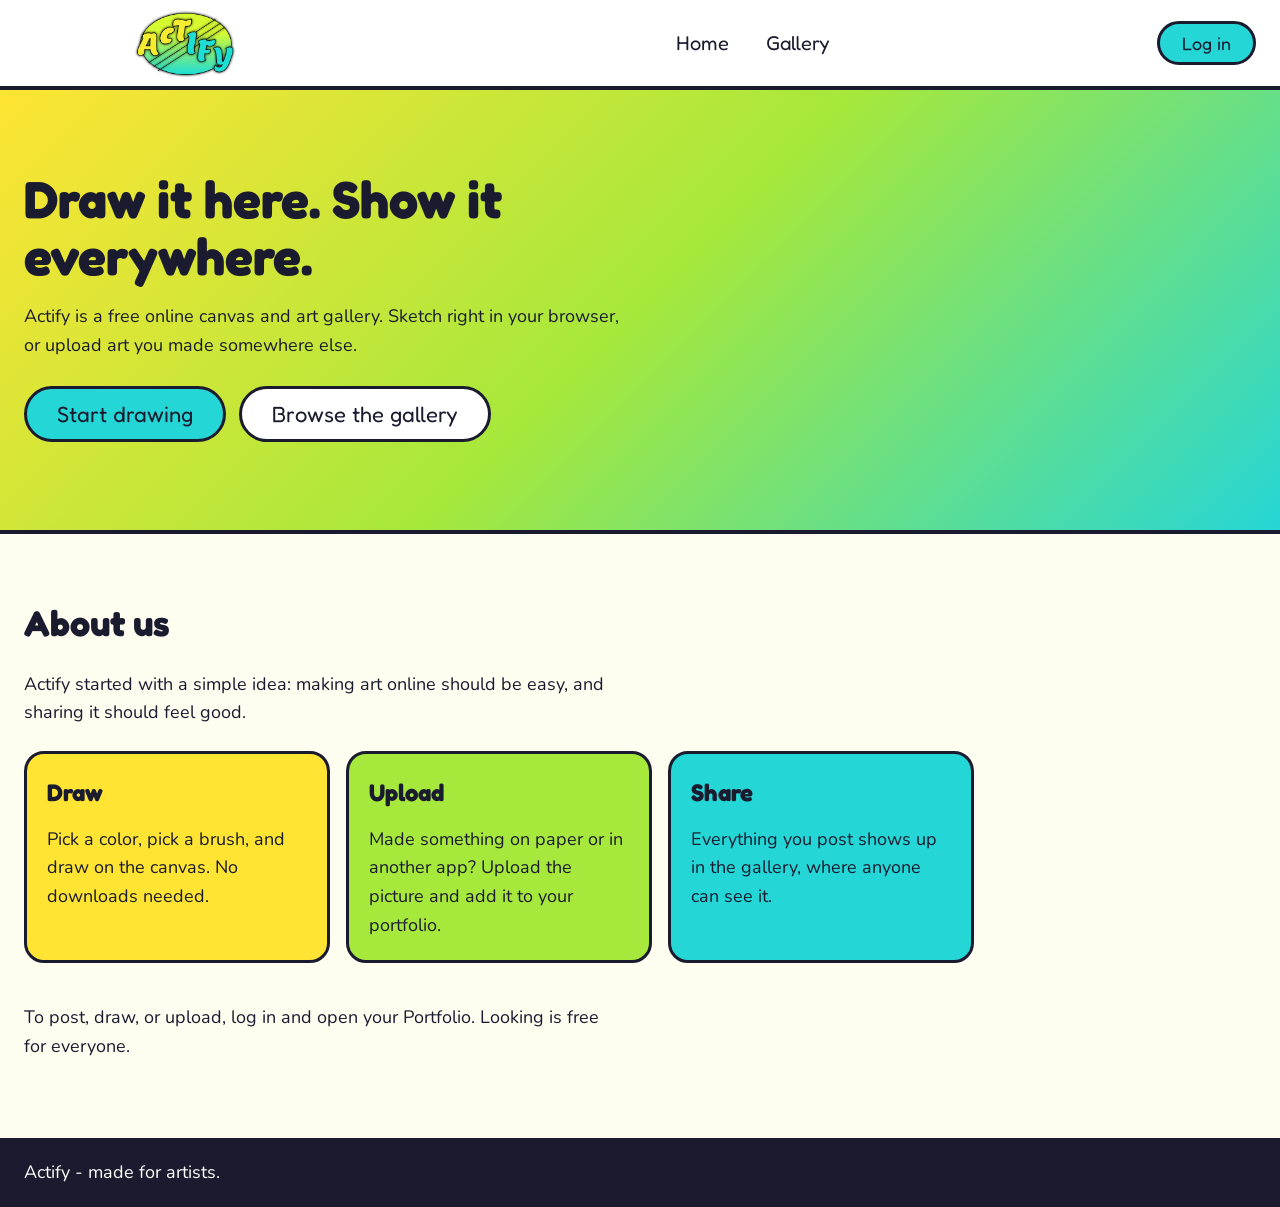
<file: index.html>
<!DOCTYPE html>
<html lang="en">
<head>
  <meta charset="UTF-8">
  <meta name="viewport" content="width=device-width, initial-scale=1">
  <title>Actify - Draw and share your art</title>
  <link rel="stylesheet" href="style.css">
</head>
<body>

  <!-- ===== HEADER ===== -->
  <header id="header">
    <img id="logo" src="ACTIFY_LOGO.png" alt="Actify logo" onclick="showPage('home')">

    <nav id="nav">
      <button id="link-home" onclick="showPage('home')">Home</button>
      <button id="link-portfolio" class="hidden" onclick="showPage('portfolio')">Portfolio</button>
      <button id="link-gallery" onclick="showPage('gallery')">Gallery</button>
    </nav>

    <div id="account">
      <span id="welcome" class="hidden"></span>
      <button id="login-button" class="main-button" onclick="showPage('login')">Log in</button>
      <button id="logout-button" class="main-button hidden" onclick="logOut()">Log out</button>
    </div>
  </header>

  <!-- ===== HOME PAGE ===== -->
  <main id="page-home" class="page">

    <section id="hero">
      <h1>Draw it here. Show it everywhere.</h1>
      <p>Actify is a free online canvas and art gallery. Sketch right in your browser, or upload art you made somewhere else.</p>
      <button class="main-button big" onclick="showPage('portfolio')">Start drawing</button>
      <button class="side-button big" onclick="showPage('gallery')">Browse the gallery</button>
    </section>

    <section id="about">
      <h2>About us</h2>
      <p>Actify started with a simple idea: making art online should be easy, and sharing it should feel good.</p>
      <div class="about-row">
        <div class="about-box yellow">
          <h3>Draw</h3>
          <p>Pick a color, pick a brush, and draw on the canvas. No downloads needed.</p>
        </div>
        <div class="about-box green">
          <h3>Upload</h3>
          <p>Made something on paper or in another app? Upload the picture and add it to your portfolio.</p>
        </div>
        <div class="about-box blue">
          <h3>Share</h3>
          <p>Everything you post shows up in the gallery, where anyone can see it.</p>
        </div>
      </div>
      <p>To post, draw, or upload, log in and open your Portfolio. Looking is free for everyone.</p>
    </section>

    <footer>
      <p>Actify - made for artists.</p>
    </footer>
  </main>

  <!-- ===== LOGIN PAGE ===== -->
  <main id="page-login" class="page hidden">
    <section class="center-box">
      <h2>Log in to Actify</h2>
      <p>Enter an artist name to continue.</p>
      <input id="name-input" type="text" placeholder="Artist name">
      <br>
      <button class="main-button big" onclick="logIn()">Log in</button>
      <p id="login-message"></p>
    </section>
  </main>

  <!-- ===== PORTFOLIO PAGE (logged in only) ===== -->
  <main id="page-portfolio" class="page hidden">
    <section class="studio">
      <h2>Your studio</h2>

      <div class="tools">
        <label>Color <input id="color-input" type="color" value="#1b1b2f"></label>
        <label>Brush size <input id="size-input" type="range" min="1" max="40" value="6"></label>
        <button class="side-button" id="eraser-button" onclick="useEraser()">Eraser</button>
        <button class="side-button" id="pen-button" onclick="usePen()">Pen</button>
        <button class="side-button" onclick="clearCanvas()">Clear canvas</button>
      </div>

      <canvas id="canvas" width="800" height="500"></canvas>

      <div class="tools">
        <input id="title-input" type="text" placeholder="Name your artwork">
        <button class="main-button" onclick="saveDrawing()">Post drawing</button>
        <button class="main-button upload" onclick="document.getElementById('file-input').click()">Upload artwork</button>
        <input id="file-input" type="file" accept="image/*" class="hidden" onchange="uploadFile()">
      </div>
      <p id="studio-message"></p>
    </section>

    <section class="studio">
      <h2>Your portfolio</h2>
      <div id="portfolio-list" class="art-list"></div>
    </section>
  </main>

  <!-- ===== GALLERY PAGE ===== -->
  <main id="page-gallery" class="page hidden">
    <section class="studio">
      <h2>Gallery</h2>
      <p>Art posted by the Actify community.</p>
      <div id="gallery-list" class="art-list"></div>
    </section>
  </main>

  <script src="script.js"></script>
</body>
</html>
</file>
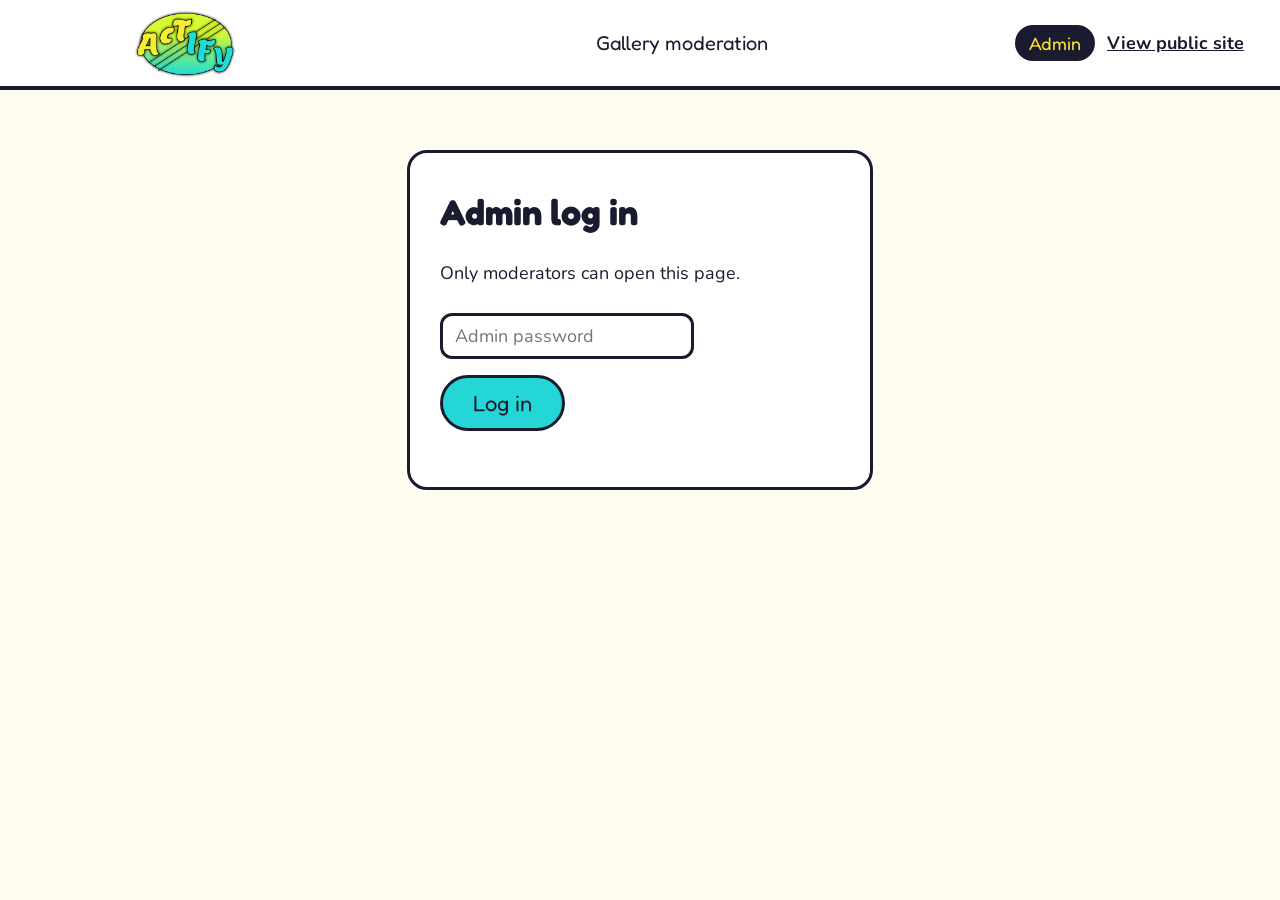
<file: admin.html>
<!DOCTYPE html>
<html lang="en">
<head>
  <meta charset="UTF-8">
  <meta name="viewport" content="width=device-width, initial-scale=1">
  <title>Actify Admin - Moderation</title>
  <link rel="stylesheet" href="style.css">
  <link rel="stylesheet" href="admin.css">
</head>
<body>

  <!-- ===== HEADER ===== -->
  <header id="header">
    <img id="logo" src="ACTIFY_LOGO.png" alt="Actify logo">

    <nav id="nav">
      <button id="link-gallery">Gallery moderation</button>
    </nav>

    <div id="account">
      <span id="admin">Admin</span>
      <a id="site-link" href="index.html">View public site</a>
      <button id="logout-button" class="main-button hidden" onclick="adminLogOut()">Log out</button>
    </div>
  </header>

  <!-- ===== ADMIN LOGIN ===== -->
  <main id="page-login">
    <section class="center-box">
      <h2>Admin log in</h2>
      <p>Only moderators can open this page.</p>
      <input id="password-input" type="password" placeholder="Admin password">
      <br>
      <button class="main-button big" onclick="adminLogIn()">Log in</button>
      <p id="login-message"></p>
    </section>
  </main>

  <!-- ===== MODERATION PAGE ===== -->
  <main id="page-moderation" class="hidden">
    <section class="studio">
      <h2>Gallery moderation</h2>
      <p>Delete any artwork that is illegal or inappropriate. Deleted artwork is removed from the public gallery and from the artist's portfolio.</p>
      <p id="count-message"></p>
      <p id="delete-message"></p>
      <div id="admin-list" class="art-list"></div>
    </section>
  </main>

  <script src="admin.js"></script>
</body>
</html>
</file>
<file: style.css>
/* ===== COLORS (taken from the logo) =====
   yellow: #ffe433
   lime:   #a6e83c
   cyan:   #25d6d6
   ink:    #1b1b2f   (dark outline color)
*/

@import url('https://fonts.googleapis.com/css2?family=Fredoka:wght@400;600&family=Nunito:wght@400;700&display=swap');

body {
  margin: 0;
  font-family: 'Nunito', Arial, sans-serif;
  font-size: 18px;
  line-height: 1.6;
  color: #1b1b2f;
  background-color: #fffdf0;
}

h1, h2, h3 {
  font-family: 'Fredoka', Arial, sans-serif;
  margin: 0 0 12px 0;
}

h1 { font-size: 52px; line-height: 1.1; }
h2 { font-size: 36px; }
h3 { font-size: 24px; }

p { max-width: 600px; }

.hidden { display: none; }

/* ===== HEADER ===== */
#header {
  display: flex;
  align-items: center;
  justify-content: space-between;
  flex-wrap: wrap;
  padding: 8px 24px;
  background-color: #ffffff;
  border-bottom: 4px solid #1b1b2f;
}

#logo {
  height: 70px;
  cursor: pointer;
}

#nav button {
  font-family: 'Fredoka', Arial, sans-serif;
  font-size: 20px;
  background: none;
  border: none;
  padding: 8px 16px;
  cursor: pointer;
  color: #1b1b2f;
}

#nav button:hover {
  background-color: #ffe433;
}

#account {
  display: flex;
  align-items: center;
}

#welcome {
  margin-right: 12px;
  font-weight: 700;
}

/* ===== BUTTONS ===== */
.main-button {
  font-family: 'Fredoka', Arial, sans-serif;
  font-size: 18px;
  background-color: #25d6d6;
  color: #1b1b2f;
  border: 3px solid #1b1b2f;
  border-radius: 30px;
  padding: 8px 22px;
  cursor: pointer;
}

.main-button:hover { background-color: #a6e83c; }

.main-button.upload { background-color: #ffe433; }
.main-button.upload:hover { background-color: #a6e83c; }

.side-button {
  font-family: 'Fredoka', Arial, sans-serif;
  font-size: 18px;
  background-color: #ffffff;
  color: #1b1b2f;
  border: 3px solid #1b1b2f;
  border-radius: 30px;
  padding: 8px 22px;
  cursor: pointer;
}

.side-button:hover { background-color: #ffe433; }

.big {
  font-size: 22px;
  padding: 12px 30px;
  margin: 8px 8px 8px 0;
}

/* ===== HOME ===== */
#hero {
  padding: 80px 24px;
  background: linear-gradient(135deg, #ffe433, #a6e83c, #25d6d6);
  border-bottom: 4px solid #1b1b2f;
}

#hero h1 { max-width: 700px; }

#about {
  padding: 60px 24px;
}

.about-row {
  display: flex;
  flex-wrap: wrap;
  margin: 24px 0;
}

.about-box {
  width: 260px;
  padding: 20px;
  margin: 0 16px 16px 0;
  border: 3px solid #1b1b2f;
  border-radius: 20px;
}

.about-box p { margin: 0; }

.yellow { background-color: #ffe433; }
.green  { background-color: #a6e83c; }
.blue   { background-color: #25d6d6; }

footer {
  padding: 20px 24px;
  background-color: #1b1b2f;
  color: #ffffff;
}

footer p { margin: 0; }

/* ===== LOGIN ===== */
.center-box {
  max-width: 400px;
  margin: 60px auto;
  padding: 30px;
  background-color: #ffffff;
  border: 3px solid #1b1b2f;
  border-radius: 20px;
}

input[type="text"] {
  font-family: 'Nunito', Arial, sans-serif;
  font-size: 18px;
  padding: 8px 12px;
  margin: 8px 8px 8px 0;
  border: 3px solid #1b1b2f;
  border-radius: 12px;
}

/* ===== STUDIO / GALLERY ===== */
.studio {
  padding: 30px 24px;
}

.tools {
  margin: 12px 0;
}

.tools label {
  margin-right: 16px;
}

#canvas {
  display: block;
  max-width: 100%;
  background-color: #ffffff;
  border: 4px solid #1b1b2f;
  border-radius: 12px;
  cursor: crosshair;
  touch-action: none;
}

.art-list {
  display: flex;
  flex-wrap: wrap;
}

.art-card {
  width: 260px;
  margin: 0 16px 16px 0;
  background-color: #ffffff;
  border: 3px solid #1b1b2f;
  border-radius: 16px;
  overflow: hidden;
}

.art-card img {
  display: block;
  width: 100%;
  height: 200px;
  object-fit: contain;
  background-color: #f2f2f2;
}

.art-card div {
  padding: 8px 12px;
}

.art-card strong { display: block; }

.empty-note {
  padding: 16px;
  border: 3px dashed #1b1b2f;
  border-radius: 16px;
}

/* ===== SMALL SCREENS ===== */
@media (max-width: 600px) {
  h1 { font-size: 38px; }
  #logo { height: 56px; }
}
</file>
<file: admin.css>
/* Extra styles for the admin page. Loaded after style.css */

#admin {
  font-family: 'Fredoka', Arial, sans-serif;
  background-color: #1b1b2f;
  color: #ffe433;
  padding: 4px 14px;
  border-radius: 20px;
  margin-right: 12px;
}

#site-link {
  color: #1b1b2f;
  font-weight: 700;
  margin-right: 12px;
}

input[type="password"] {
  font-family: 'Nunito', Arial, sans-serif;
  font-size: 18px;
  padding: 8px 12px;
  margin: 8px 8px 8px 0;
  border: 3px solid #1b1b2f;
  border-radius: 12px;
}

.delete-button {
  font-family: 'Fredoka', Arial, sans-serif;
  font-size: 16px;
  background-color: #ff5a5a;
  color: #1b1b2f;
  border: 3px solid #1b1b2f;
  border-radius: 30px;
  padding: 4px 16px;
  margin-top: 8px;
  cursor: pointer;
}

.delete-button:hover {
  background-color: #ffffff;
}
</file>
